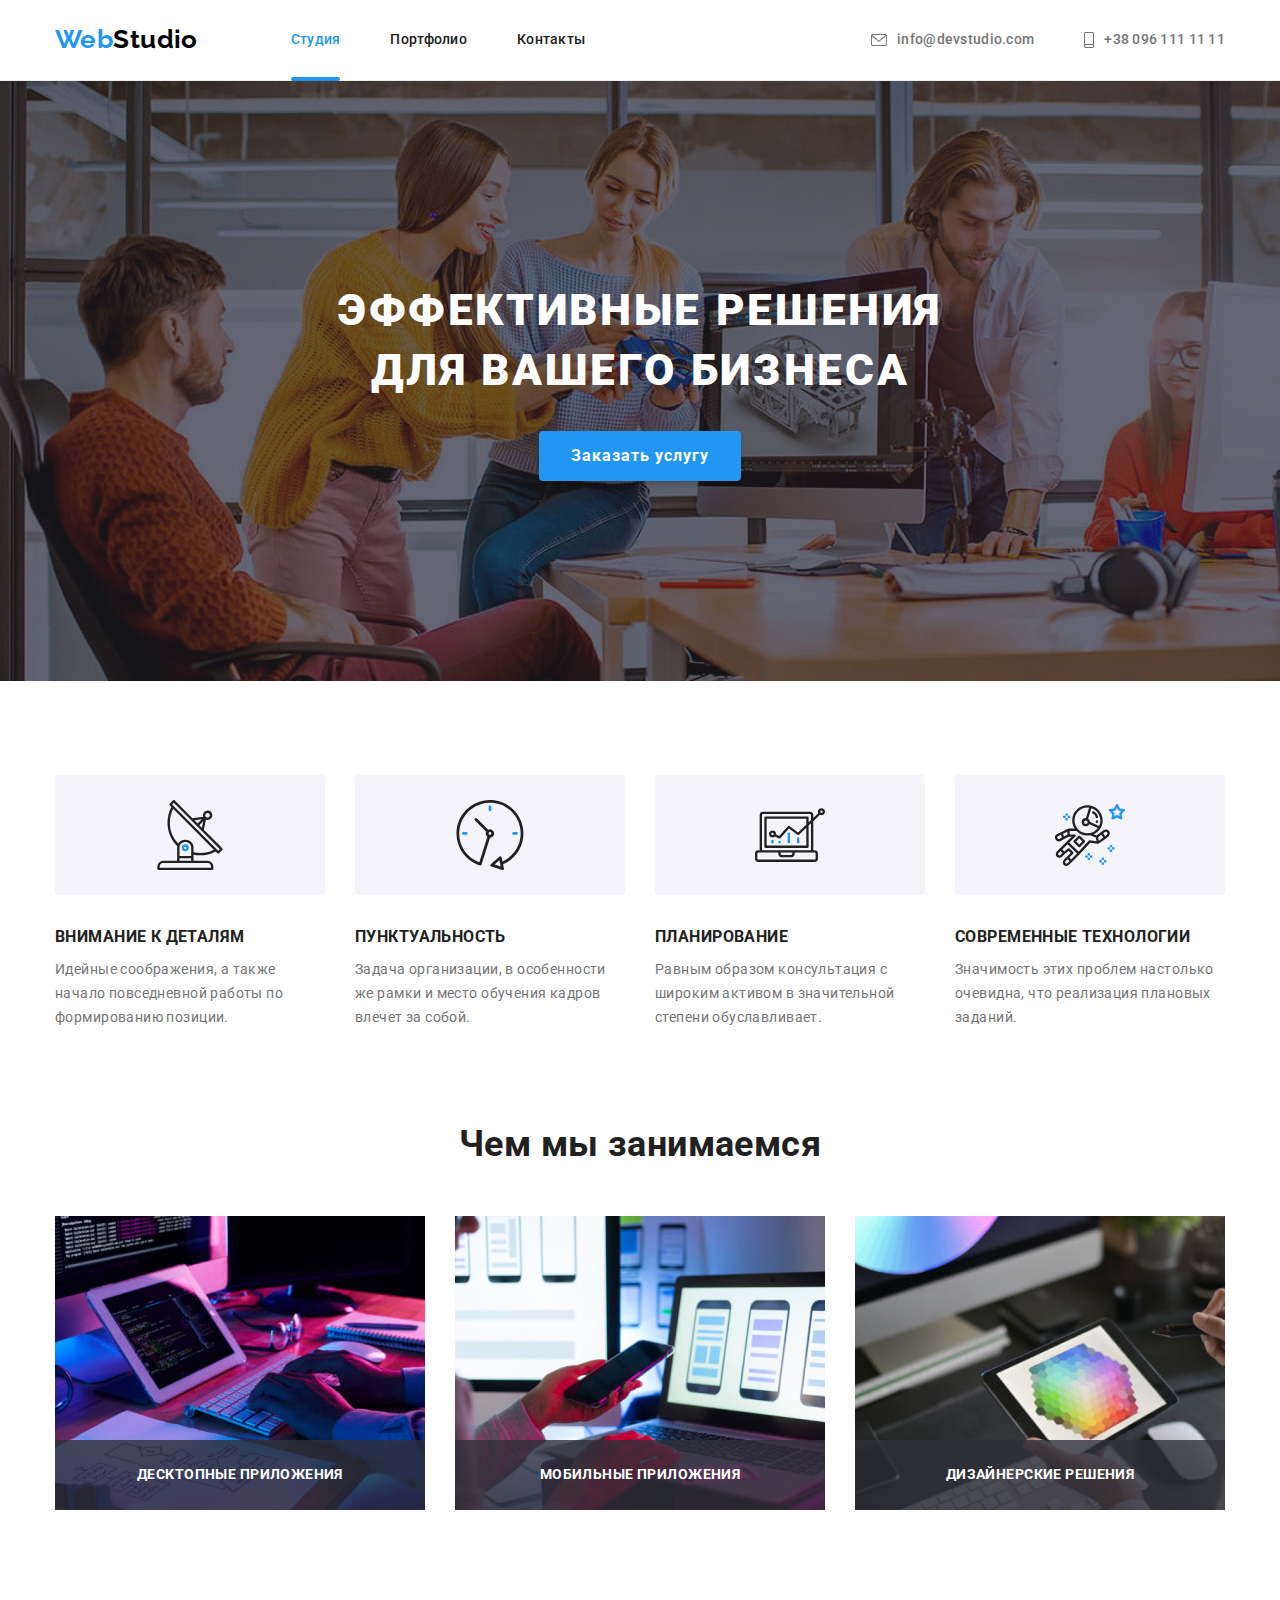
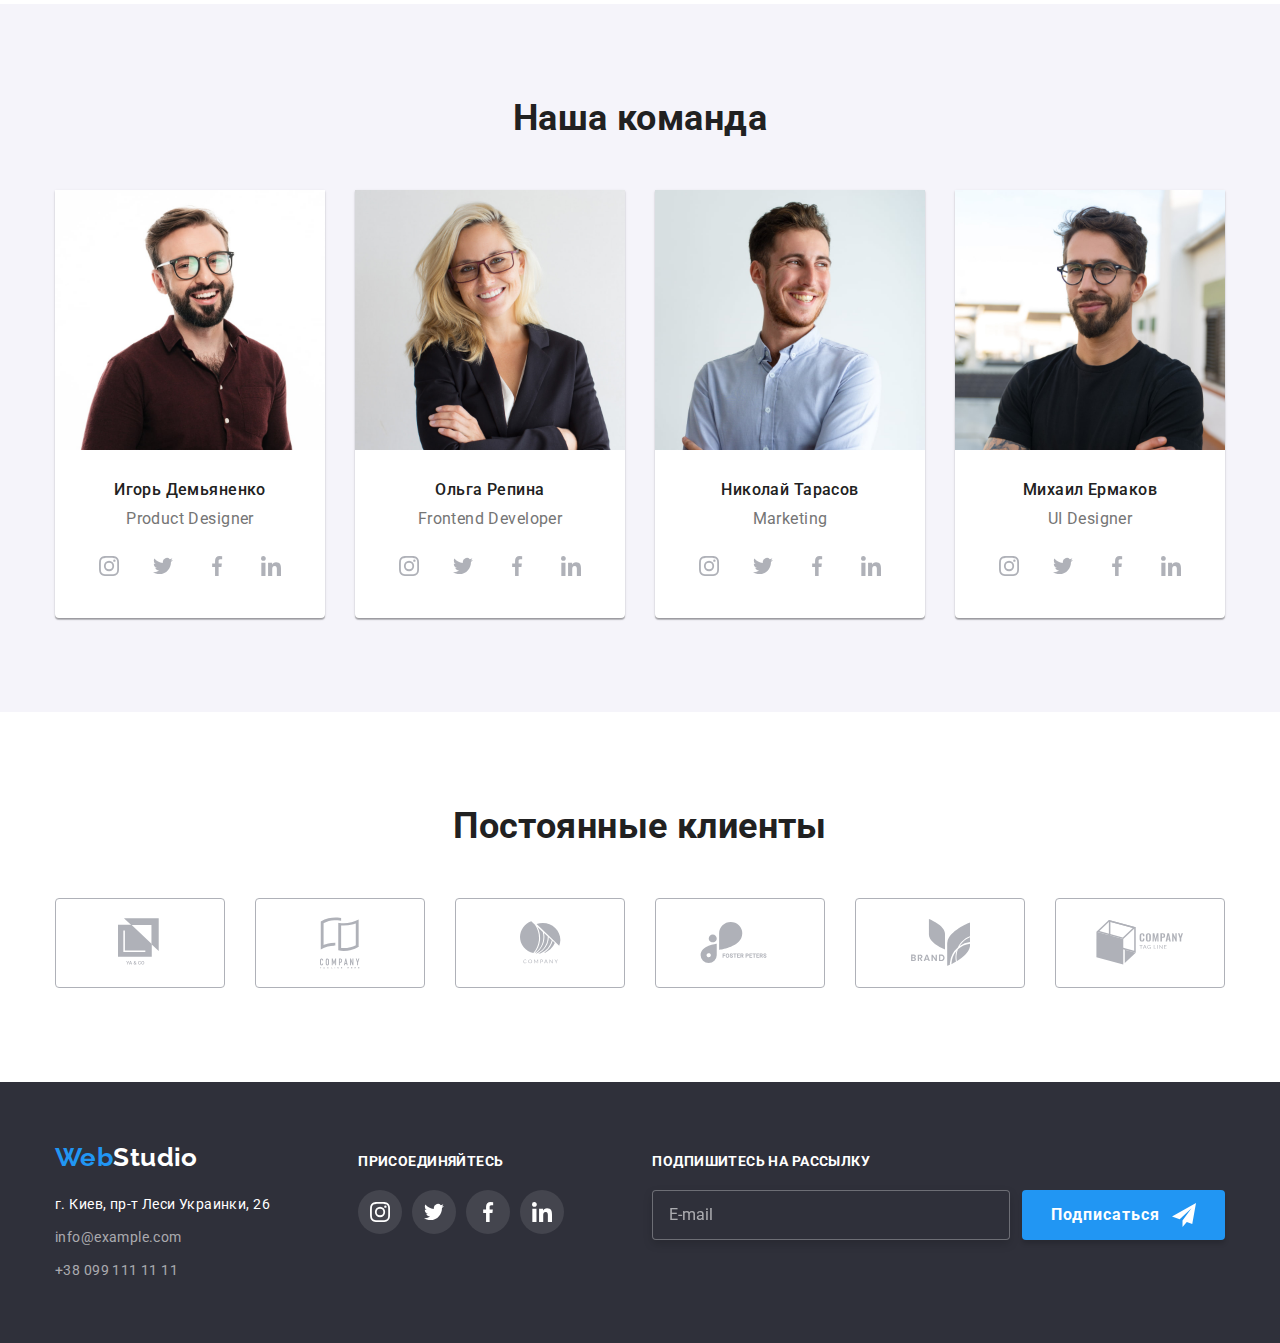
<file: index.html>
<!DOCTYPE html>
<html lang="ru">
  <head>
    <meta charset="UTF-8" />
    <meta name="viewport" content="width=device-width, initial-scale=1.0" />
    <title>Document</title>
    <!-- <link
      rel="stylesheet"
      href="https://cdnjs.cloudflare.com/ajax/libs/modern-normalize/1.0.0/modern-normalize.min.css"
    /> -->
    <link rel="preconnect" href="https://fonts.gstatic.com" />
    <link
      href="https://fonts.googleapis.com/css2?family=Raleway:wght@700&family=Roboto:wght@400;500;700;900&display=swap"
      rel="stylesheet"
    />
    <link rel="stylesheet" href="./css/main.min.css" />
  </head>
  <body>
    <!-- Шапка -->

    <header class="header">
      <div class="container site-nav">
        <nav class="site-nav">
          <a href="#" class="logo">
            Web<span class="logo__item">Studio</span>
          </a>
          <ul class="nav-list">
            <li class="nav-page">
              <a href="./index.html" class="nav-page__link nav-page__link--current">Студия</a>
            </li>
            <li class="nav-page">
              <a href="./portfolio.html" class="nav-page__link">Портфолио</a>
            </li>
            <li class="nav-page">
              <a href="#" class="nav-page__link">Контакты</a>
            </li>
          </ul>
        </nav>
        <ul class="contacts-list">
          <li class="contact-item">
            <a href="mailto:info@devstudio.com" class="contact-item__link">
              <svg class="contact-item__icon" width="16" height="12">
                <use href="./images/symbol-defs.svg#icon-envelope"></use>
              </svg>
              info@devstudio.com</a
            >
          </li>
          <li class="contact-item">
            <a href="tel:380961111111" class="contact-item__link">
              <svg class="contact-item__icon" width="10" height="16">
              <use href="./images/symbol-defs.svg#icon-smartphone"></use>
            </svg>+38 096 111 11 11</a>
          </li>
        </ul>
      </div>
    </header>
    <main>

      <!-- Герой -->
      
        <section class="hero-section">
          <div class="hero-container">
            <h1 class="hero-title">Эффективные решения для вашего бизнеса</h1>
          </div>
          <button class="button" type="button" data-modal-open>Заказать услугу</button>
        </section>

      <!-- Секция с преимуществами -->

      <section class="section">
        <div class="container">
          <h2 class="visually-hidden">Преимущества</h2>
          <ul class="features-list">
            <li class="features-item">
              <div class="features-item__icon">
                <svg width="70" height="70">
                  <use href="./images/symbol-defs.svg#icon-antenna"></use>
                </svg>
              </div>
              <h3 class="features-item__title">Внимание к деталям</h3>
              <p class="features-item__label">
                Идейные соображения, а также начало повседневной работы по
                формированию позиции.
              </p>
            </li>
            <li class="features-item">
              <div class="features-item__icon">
                <svg width="70" height="70">
                  <use href="./images/symbol-defs.svg#icon-clock"></use>
                </svg>
              </div>
              <h3 class="features-item__title">Пунктуальность</h3>
              <p class="features-item__label">
                Задача организации, в особенности же рамки и место обучения
                кадров влечет за собой.
              </p>
            </li>
            <li class="features-item">
              <div class="features-item__icon">
                <svg width="70" height="70">
                  <use href="./images/symbol-defs.svg#icon-diagram"></use>
                </svg>
              </div>
              <h3 class="features-item__title">Планирование</h3>
              <p class="features-item__label">
                Равным образом консультация с широким активом в значительной
                степени обуславливает.
              </p>
            </li>
            <li class="features-item">
              <div class="features-item__icon">
                <svg width="70" height="70">
                  <use href="./images/symbol-defs.svg#icon-astronaut"></use>
                </svg>
              </div>
              <h3 class="features-item__title">Современные технологии</h3>
              <p class="features-item__label">
                Значимость этих проблем настолько очевидна, что реализация
                плановых заданий.
              </p>
            </li>
          </ul>
        </div>
      </section>

      <!-- Секция с родом занятия компании -->
      
      <section class="services">
        <div class="container">
          <h2 class="section__title">Чем мы занимаемся</h2>
          <ul class="services-list">
            <li class="services-item">
              <div class="services-item__container">
              <img
                src="./images/work1.jpg"
                alt="Планшет и клавиатура на рабочем столе"
                width="370"
                
              />
              <div class="services-item__overlay">
                <p class="services-item__label">Десктопные приложения</p>
              </div>
              </div>
            </li>
            <li class="services-item">
              <div class="services-item__container">
              <img
                src="./images/work2.jpg"
                alt="Работа с ноутбуком и смартфоном"
                width="370"
              />
              <div class="services-item__overlay">
                <p class="services-item__label">Мобильные приложения</p>
              </div>
              </div>
            </li>
            <li class="services-item">
              <div class="services-item__container">
              <img
                src="./images/work3.jpg"
                alt="Палитра цветов на экране планшета"
                width="370"
              />
              <div class="services-item__overlay">
                <p class="services-item__label">Дизайнерские решения</p>
              </div>
              </div>
            </li>
          </ul>
        </div>
      </section>

      <!-- Секция с членами команды -->

      <section class="members">
        <div class="container">
          <h2 class="section__title">Наша команда</h2>
          <ul class="members-list">
            <li class="member-card">
              <img
                src="./images/team1.jpg"
                alt="Фото продукт дизайнера"
                width="270"
              />
              <div class="member-descr">
                <h3 class="member-descr__name">Игорь Демьяненко</h3>
                <p class="member-descr__post">Product Designer</p>
                <ul class="social-list">
                  <li class="social-item">
                    <a href="#" class="social-link">
                      <svg class="social-link__logo">
                       <use href="./images/symbol-defs.svg#icon-instagram">
                      </use>
                      </svg>
                    </a>
                </li>
                <li class="social-item">
                  <a href="#" class="social-link">
                    <svg class="social-link__logo">
                      <use href="./images/symbol-defs.svg#icon-twitter">
                      </use>
                    </svg>
                  </a>
                </li>
                <li class="social-item">
                  <a href="#" class="social-link">
                    <svg class="social-link__logo">
                      <use href="./images/symbol-defs.svg#icon-facebook">
                      </use>
                    </svg>
                  </a>
                </li>
                <li class="social-item">
                  <a href="#" class="social-link">
                    <svg class="social-link__logo">
                      <use href="./images/symbol-defs.svg#icon-linkedin">
                      </use>
                    </svg>
                  </a>
                </li>
              </ul>
              </div>
            </li>
            <li class="member-card">
              <img
                src="./images/team2.jpg"
                alt="Фото Frontend девелопера"
                width="270"
              />
              <div class="member-descr">
                <h3 class="member-descr__name">Ольга Репина</h3>
                <p class="member-descr__post">Frontend Developer</p>
                <ul class="social-list">
                  <li class="social-item">
                    <a href="#" class="social-link">
                      <svg class="social-link__logo">
                        <use href="./images/symbol-defs.svg#icon-instagram">                       
                        </use>
                      </svg>
                    </a>
                  </li>
                  <li class="social-item">
                    <a href="#" class="social-link">
                      <svg class="social-link__logo">
                        <use href="./images/symbol-defs.svg#icon-twitter">
                        </use>
                      </svg>
                    </a>
                  </li>
                  <li class="social-item">
                    <a href="#" class="social-link">
                      <svg class="social-link__logo">
                        <use href="./images/symbol-defs.svg#icon-facebook">
                        </use>
                      </svg>
                    </a>
                  </li>
                  <li class="social-item">
                    <a href="#" class="social-link">
                      <svg class="social-link__logo">
                        <use href="./images/symbol-defs.svg#icon-linkedin">
                        </use>
                      </svg>
                    </a>
                  </li>
                </ul>
              </div>
            </li>
            <li class="member-card">
              <img
                src="./images/team3.jpg"
                alt="Фото маркетолога"
                width="270"
              />
              <div class="member-descr">
                <h3 class="member-descr__name">Николай Тарасов</h3>
                <p class="member-descr__post">Marketing</p>
                <ul class="social-list">
                  <li class="social-item">
                    <a href="#" class="social-link">
                      <svg class="social-link__logo">
                        <use href="./images/symbol-defs.svg#icon-instagram">
                        </use>
                      </svg>
                    </a>
                  </li>
                  <li class="social-item">
                    <a href="#" class="social-link">
                      <svg class="social-link__logo">
                        <use href="./images/symbol-defs.svg#icon-twitter">
                        </use>
                      </svg>
                    </a>
                  </li>
                  <li class="social-item">
                    <a href="#" class="social-link">
                      <svg class="social-link__logo">
                        <use href="./images/symbol-defs.svg#icon-facebook">
                        </use>
                      </svg>
                    </a>
                  </li>
                  <li class="social-item">
                    <a href="#" class="social-link">
                      <svg class="social-link__logo">
                        <use href="./images/symbol-defs.svg#icon-linkedin">
                        </use>
                      </svg>
                    </a>
                  </li>
                </ul>
              </div>
            </li>
            <li class="member-card">
              <img
                src="./images/team4.jpg"
                alt="Фото UI дизайнера "
                width="270"
              />
              <div class="member-descr">
                <h3 class="member-descr__name">Михаил Ермаков</h3>
                <p class="member-descr__post">UI Designer</p>
                <ul class="social-list">
                  <li class="social-item">
                    <a href="#" class="social-link">
                      <svg class="social-link__logo">
                        <use href="./images/symbol-defs.svg#icon-instagram">
                        </use>
                      </svg>
                    </a>
                  </li>
                  <li class="social-item">
                    <a href="#" class="social-link">
                      <svg class="social-link__logo">
                        <use href="./images/symbol-defs.svg#icon-twitter">
                        </use>
                      </svg>
                    </a>
                  </li>
                  <li class="social-item">
                    <a href="#" class="social-link">
                      <svg class="social-link__logo">
                        <use href="./images/symbol-defs.svg#icon-facebook">
                        </use>
                      </svg>
                    </a>
                  </li>
                  <li class="social-item">
                    <a href="#" class="social-link">
                      <svg class="social-link__logo">
                        <use href="./images/symbol-defs.svg#icon-linkedin">
                        </use>
                      </svg>
                    </a>
                  </li>
                </ul>
              </div>
            </li>
          </ul>
        </div>
      </section>

      <!-- Секция с постоянными клиентами -->

      <section class="section">
        <div class="container">
        <h2 class="section__title">Постоянные клиенты</h2>
            <ul class="clients-list">
              <li class="client-item">
                <a href="#" class="client-item__link">
                  <svg width="45" height="50">
                    <use href="./images/symbol-defs.svg#icon-logo-1"></use>
                  </svg>
                </a>
              </li>
              <li class="client-item">
                <a href="#" class="client-item__link">
                  <svg width="40" height="52">
                    <use href="./images/symbol-defs.svg#icon-logo-2"></use>
                  </svg>
                </a>
              </li>
              <li class="client-item">
                <a href="#" class="client-item__link">
                  <svg width="41" height="43">
                    <use href="./images/symbol-defs.svg#icon-logo-3"></use>
                  </svg>
                </a>
              </li>
              <li class="client-item">
                <a href="#" class="client-item__link">
                  <svg width="80" height="42">
                    <use href="./images/symbol-defs.svg#icon-logo-4"></use>
                  </svg>
                </a>
              </li>
              <li class="client-item">
                <a href="#" class="client-item__link">
                  <svg width="59" height="47">
                    <use href="./images/symbol-defs.svg#icon-logo-5"></use>
                  </svg>
                </a>
              </li>
              <li class="client-item">
                <a href="#" class="client-item__link">
                  <svg  width="88" height="45">
                    <use href="./images/symbol-defs.svg#icon-logo-6"></use>
                  </svg>
                </a>
              </li>
            </ul>
            </div>
      </section>
    </main>

    <!-- Футер -->

    <footer class="footer">
      <div class="container">
        <div class="footer__blocks">
        <div class="contacts-block">
          <a href="#" class="logo">Web<span class="logo__item--inverse">Studio</span></a>
            <address class="address">г. Киев, пр-т Леси Украинки, 26</address>
          <ul class="footer-contacts">
          <li class="footer-contact">
            <a href="mailto:info@example.com" class="footer-contact__link"
              >info@example.com</a
            >
          </li>
          <li class="footer-contact">
            <a href="tel:380991111111" class="footer-contact__link"
              >+38 099 111 11 11</a
            >
          </li>
          </ul>
        </div>

      <div class="join-block">
        <p class="footer-title">присоединяйтесь</p>
        <ul class="social-list">
          <li class="social-item">
            <a href="#" class="social-link social-link__footer">
            <svg class="social-link__logo">
              <use href="./images/symbol-defs.svg#icon-instagram"></use>
            </svg>
            </a>
          </li>
          <li class="social-item">
            <a href="#" class="social-link social-link__footer">
            <svg class="social-link__logo">
              <use href="./images/symbol-defs.svg#icon-twitter"></use>
            </svg>
            </a>
          </li>
          <li class="social-item">
            <a href="#" class="social-link social-link__footer">
            <svg class="social-link__logo">
              <use href="./images/symbol-defs.svg#icon-facebook"></use>
            </svg>
            </a>
          </li>
          <li class="social-item">
            <a href="#" class="social-link social-link__footer">
            <svg class="social-link__logo">
              <use href="./images/symbol-defs.svg#icon-linkedin"></use>
            </svg>
            </a>
          </li>
        </ul>
      </div>

      <!-- форма футера -->

      <div class="subscribe-block">
        <p class="footer-title">Подпишитесь на рассылку</p>
        <form autocomplete="off" class="footer-form">
            <input type="text" name="email" class="footer-form__input" placeholder="E-mail">
            <button type="button" class="button footer-form__btn">
              
                <span>Подписаться</span>
                <svg width="24" height="24" class="footer-form__icon">
                  <use href="./images/symbol-defs.svg#icon-send"></use>
                </svg>
              
            </button>          
        </form>

      </div>
      </div>
      </div>
    </footer>

    <!-- Модалка -->

    <div class="backdrop is-hidden" data-modal>
      <div class="modal-area">
        <button class="modal-area__button" type="button" data-modal-close>
          <svg width="11" height="11">
            <use href="./images/symbol-defs.svg#icon-close">
            </use>
          </svg>
        </button>

        <!-- форма модалки -->
        <h2 class="form-title">
          Оставьте свои данные, мы вам перезвоним
        </h2>
        
          <form autocomplete="off" class="form">
          
            <div class="form-field">

              <label for="name">
                <span class="form-field__label">Имя</span>
              </label>

              <div class="form-field__input-container">
              <input type="text" name="name" id="name" class="form-field__input">

                <svg class="form-field__icon" width="12" height="12">
                  <use href="./images/symbol-defs.svg#icon-name"></use>
                </svg>

            </div>
            </div>

          
            <div class="form-field">
              <label for="tel">
                <span class="form-field__label">Телефон</span>
                </label>

                <div class="form-field__input-container">
                  <input type="tel" name="tel" id="tel" class="form-field__input">
                
                  <svg class="form-field__icon" width="13" height="13">
                    <use href="./images/symbol-defs.svg#icon-tel"></use>
                  </svg>
                
                </div>
             

              
            </div>
          
            <div class="form-field">
              <label for="email">
                <span class="form-field__label">Почта</span>
              </label>

              <div class="form-field__input-container">
              <input type="email" name="email" id="email" class="form-field__input">
            
              <svg class="form-field__icon" width="15" height="12">
                <use href="./images/symbol-defs.svg#icon-mail"></use>
              </svg>

              </div>
            </div>
          
            <div class="form-field">
              <label for="comment">
                <span class="form-field__label">Комментарий</span>
              </label>
              <textarea class="form-field__comment" name="comment" id="comment" placeholder="Введите текст"></textarea>
            </div>
          
            <div class="checkbox-field">
              
              <input type="checkbox" name="agreement" id="agreement" class="checkbox-field__old-checkbox">
              <label for="agreement" class="checkbox-field__label">Соглашаюсь с рассылкой и принимаю <a href="#" class="checkbox-field__label--link">Условия договора</a></label>
            </div>
          
          
            <button type="submit" class="button form__button">Отправить</button>
          
          
          </form>
        </div>
       
      </div>
    
    <script src="./js/modal.js"></script>
  </body>
</html>
</file>
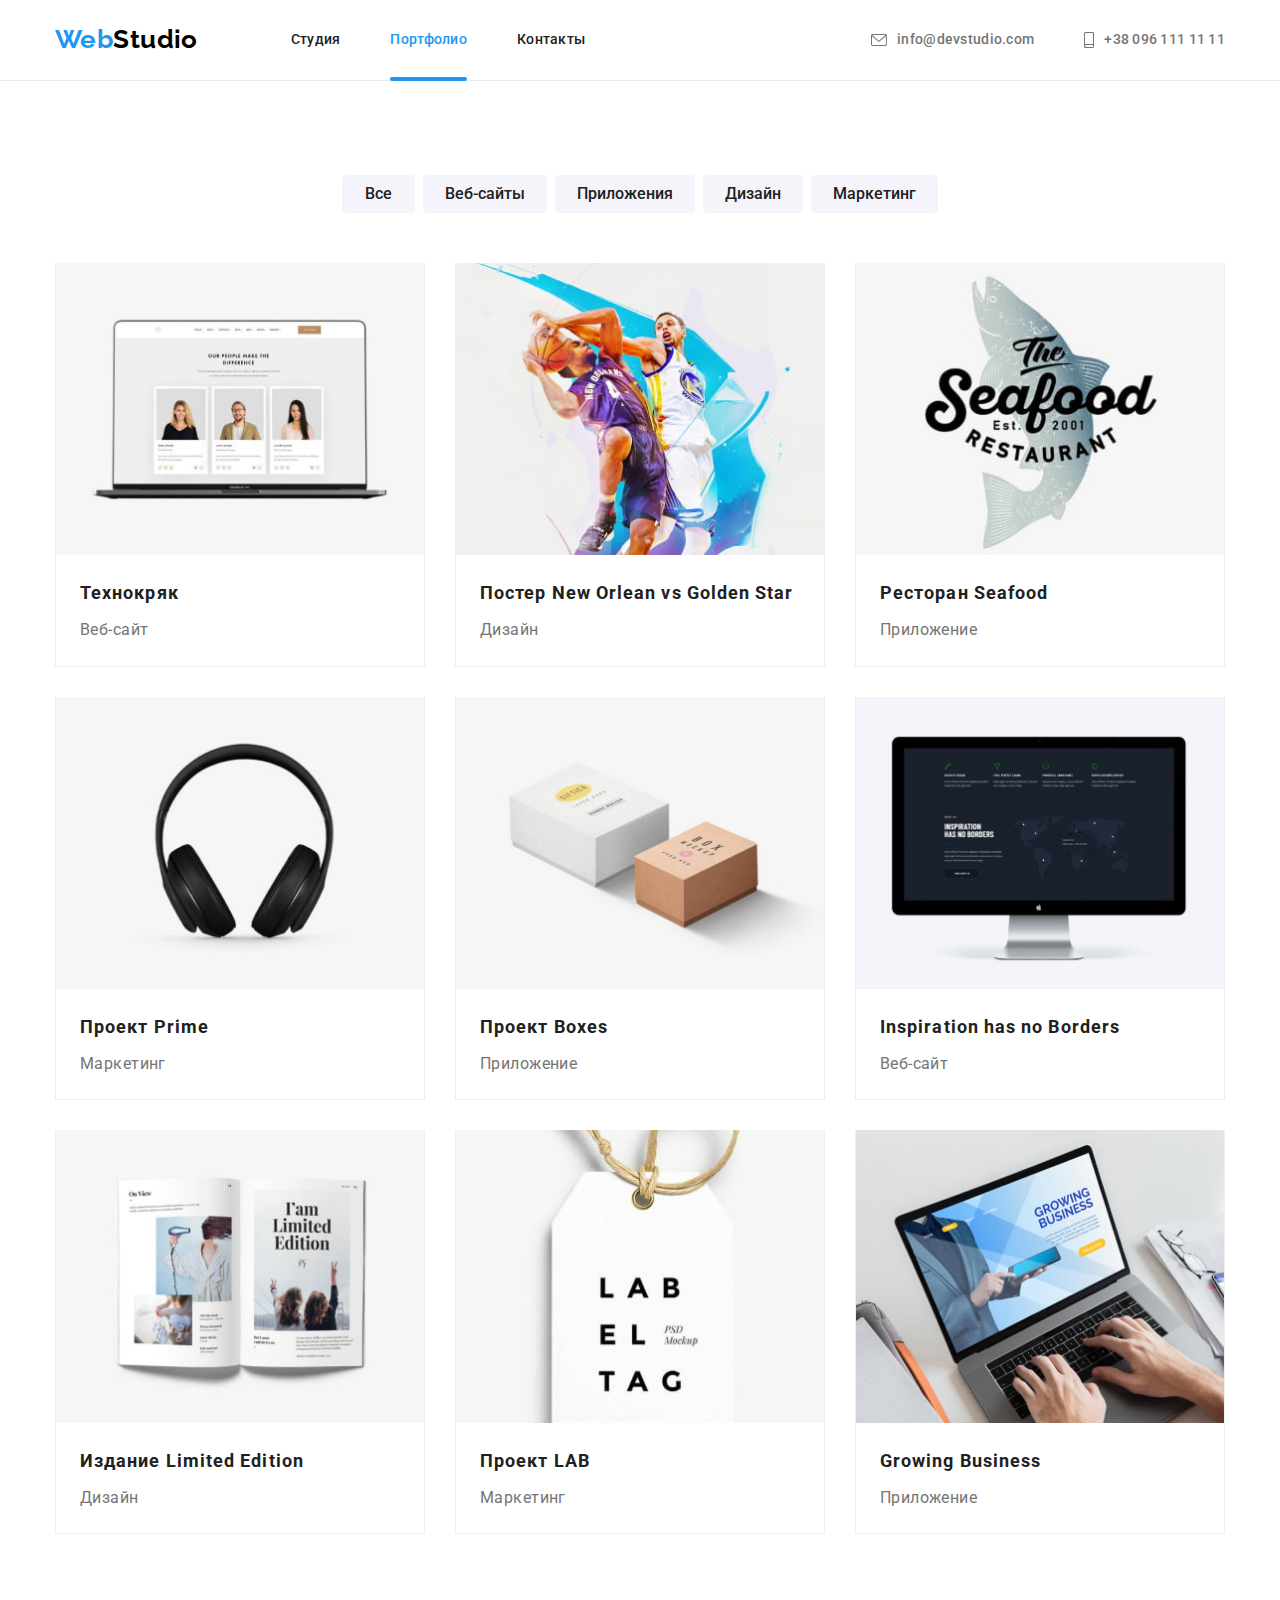
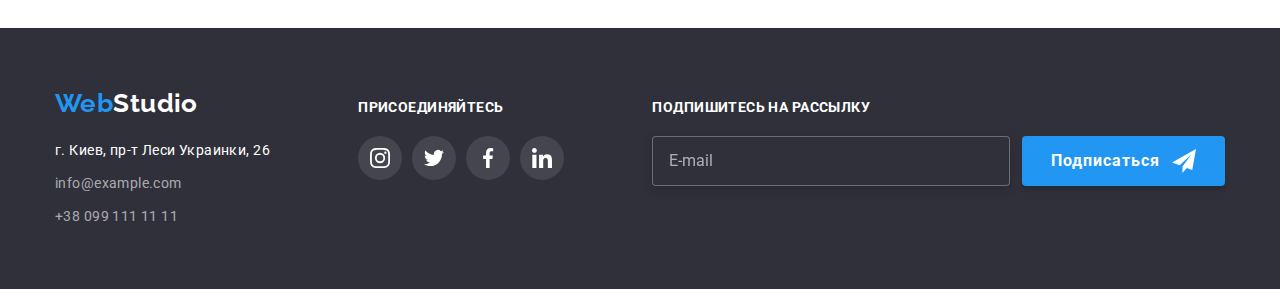
<file: portfolio.html>
<!DOCTYPE html>
<html lang="ru">
  <head>
    <meta charset="UTF-8" />
    <meta name="viewport" content="width=device-width, initial-scale=1.0" />
    <title>Document</title>
    <link
      rel="stylesheet"
      href="https://cdnjs.cloudflare.com/ajax/libs/modern-normalize/1.0.0/modern-normalize.min.css"
    />
    <link rel="preconnect" href="https://fonts.gstatic.com" />
    <link
      href="https://fonts.googleapis.com/css2?family=Raleway:wght@700&family=Roboto:wght@400;500;700;900&display=swap"
      rel="stylesheet"
    />
    <link rel="stylesheet" href="./css/main.min.css" />
  </head>

  <body>
    <!-- Шапка -->
    <header class="header">
      <div class="container site-nav">
        <nav class="site-nav">
          <a href="#" class="logo">
            Web<span class="logo__item">Studio</span>
          </a>
          <ul class="nav-list">
            <li class="nav-page">
              <a href="./index.html" class="nav-page__link">Студия</a>
            </li>
            <li class="nav-page">
              <a href="./portfolio.html" class="nav-page__link nav-page__link--current">Портфолио</a>
            </li>
            <li class="nav-page">
              <a href="#" class="nav-page__link">Контакты</a>
            </li>
          </ul>
        </nav>
        <ul class="contacts-list">
          <li class="contact-item">
            <a href="mailto:info@devstudio.com" class="contact-item__link">
              <svg class="contact-item__icon" width="16" height="12">
                <use href="./images/symbol-defs.svg#icon-envelope"></use>
              </svg>
              info@devstudio.com</a>
          </li>
          <li class="contact-item">
            <a href="tel:380961111111" class="contact-item__link">
              <svg class="contact-item__icon" width="10" height="16">
                <use href="./images/symbol-defs.svg#icon-smartphone"></use>
              </svg>+38 096 111 11 11</a>
          </li>
        </ul>
      </div>
    </header>

    <main>
      <section class="section">
        <div class="container">
          <h1 class="visually-hidden">Наши работы</h1>
          <ul class="filter-list">
            <li class="filter-item">
              <button type="button" class="filter-item__button">Все</button>
            </li>
            <li class="filter-item">
              <button type="button" class="filter-item__button">Веб-сайты</button>
            </li>
            <li class="filter-item">
              <button type="button" class="filter-item__button">Приложения</button>
            </li>
            <li class="filter-item">
              <button type="button" class="filter-item__button">Дизайн</button>
            </li>
            <li class="filter-item">
              <button type="button" class="filter-item__button">Маркетинг</button>
            </li>
          </ul>

          <ul class="card-set">
            <li class="portfolio-card">
              <a href="#" class="portfolio-card__link">
                <div class="card-photo">
                <img src="./images/li1.jpg" alt="Ноутбук" width="370" />
                <div class="card-photo__overlay">
                  <p class="card-photo__text">Технокряк это современная площадка распространения коронавируса. Компании используют эту платформу для цифрового
                  шпионажа и атак на защищённые сервера конкурентов.</p>
                </div>
              </div>
                <div class="card-descr">
                  <h2 class="card-descr__title">Технокряк</h2>
                  <p class="card-descr__text">Веб-сайт</p>
                </div>
              </a>
            </li>
            <li class="portfolio-card">
              <a href="#" class="portfolio-card__link">
                <div class="card-photo">
                <img
                  src="./images/li2.jpg"
                  alt="Два баскетболиста"
                  width="370"
                />
                <div class="card-photo__overlay">
                  <p class="card-photo__text">Технокряк это современная площадка распространения коронавируса. Компании используют эту
                    платформу для цифрового
                    шпионажа и атак на защищённые сервера конкурентов.</p>
                </div>
                </div>
                <div class="card-descr">
                  <h2 class="card-descr__title">Постер New Orlean vs Golden Star</h2>
                  <p class="card-descr__text">Дизайн</p>
                </div>
              </a>
            </li>
            <li class="portfolio-card">
              <a href="#" class="portfolio-card__link">
                <div class="card-photo">
                <img
                  src="./images/li3.jpg"
                  alt="Логотип ресторана"
                  width="370"
                />
                <div class="card-photo__overlay">
                  <p class="card-photo__text">Технокряк это современная площадка распространения коронавируса. Компании используют эту
                    платформу для цифрового
                    шпионажа и атак на защищённые сервера конкурентов.</p>
                </div>
                </div>
                <div class="card-descr">
                  <h2 class="card-descr__title">Ресторан Seafood</h2>
                  <p class="card-descr__text">Приложение</p>
                </div>
              </a>
            </li>
            <li class="portfolio-card">
              <a href="#" class="portfolio-card__link">
                <div class="card-photo">
                <img
                  src="./images/li4.jpg"
                  alt="Накладные наушники"
                  width="370"
                />
                <div class="card-photo__overlay">
                  <p class="card-photo__text">Технокряк это современная площадка распространения коронавируса. Компании используют эту
                    платформу для цифрового
                    шпионажа и атак на защищённые сервера конкурентов.</p>
                </div>
                </div>
                <div class="card-descr">
                  <h2 class="card-descr__title">Проект Prime</h2>
                  <p class="card-descr__text">Маркетинг</p>
                </div>
              </a>
            </li>
            <li class="portfolio-card">
              <a href="#" class="portfolio-card__link">
                <div class="card-photo">
                <img
                  src="./images/li5.jpg"
                  alt="Коробки с логотипами"
                  width="370"
                />
                <div class="card-photo__overlay">
                  <p class="card-photo__text">Технокряк это современная площадка распространения коронавируса. Компании используют эту
                    платформу для цифрового
                    шпионажа и атак на защищённые сервера конкурентов.</p>
                </div>
                </div>
                <div class="card-descr">
                  <h2 class="card-descr__title">Проект Boxes</h2>
                  <p class="card-descr__text">Приложение</p>
                </div>
              </a>
            </li>
            <li class="portfolio-card">
              <a href="#" class="portfolio-card__link">
                <div class="card-photo">
                <img src="./images/li6.jpg" alt="iMac" width="370" />
                <div class="card-photo__overlay">
                  <p class="card-photo__text">Технокряк это современная площадка распространения коронавируса. Компании используют эту
                    платформу для цифрового
                    шпионажа и атак на защищённые сервера конкурентов.</p>
                </div>
                </div>
                <div class="card-descr">
                  <h2 class="card-descr__title">Inspiration has no Borders</h2>
                  <p class="card-descr__text">Веб-сайт</p>
                </div>
              </a>
            </li>
            <li class="portfolio-card">
              <a href="#" class="portfolio-card__link">
                <div class="card-photo">
                <img
                  src="./images/li7.jpg"
                  alt="Раскрытый журнал"
                  width="370"
                />
                <div class="card-photo__overlay">
                  <p class="card-photo__text">Технокряк это современная площадка распространения коронавируса. Компании используют эту
                    платформу для цифрового
                    шпионажа и атак на защищённые сервера конкурентов.</p>
                </div>
                </div>
                <div class="card-descr">
                  <h2 class="card-descr__title">Издание Limited Edition</h2>
                  <p class="card-descr__text">Дизайн</p>
                </div>
              </a>
            </li>
            <li class="portfolio-card">
              <a href="#" class="portfolio-card__link">
                <div class="card-photo">
                <img
                  src="./images/li8.jpg"
                  alt="Бирка с логотипом"
                  width="370"
                />
                <div class="card-photo__overlay">
                  <p class="card-photo__text">Технокряк это современная площадка распространения коронавируса. Компании используют эту
                    платформу для цифрового
                    шпионажа и атак на защищённые сервера конкурентов.</p>
                </div>
              </div>
                <div class="card-descr">
                  <h2 class="card-descr__title">Проект LAB</h2>
                  <p class="card-descr__text">Маркетинг</p>
                </div>
              </a>
            </li>
            <li class="portfolio-card">
              <a href="#" class="portfolio-card__link">
                <div class="card-photo">
                <img
                  src="./images/li9.jpg"
                  alt="Ноутбук, на котором печатают"
                  width="370"
                />
                <div class="card-photo__overlay">
                  <p class="card-photo__text">Технокряк это современная площадка распространения коронавируса. Компании используют эту
                    платформу для цифрового
                    шпионажа и атак на защищённые сервера конкурентов.</p>
                </div>
                </div>
                <div class="card-descr">
                  <h2 class="card-descr__title">Growing Business</h2>
                  <p class="card-descr__text">Приложение</p>
                </div>
              </a>
            </li>
          </ul>
        </div>
      </section>
    </main>
    <!-- Футер -->
    <footer class="footer">
      <div class="container">
        <div class="footer__blocks">
          <div class="contacts-block">
            <a href="#" class="logo">Web<span class="logo__item--inverse">Studio</span></a>
            <address class="address">г. Киев, пр-т Леси Украинки, 26</address>
            <ul class="footer-contacts">
              <li class="footer-contact">
                <a href="mailto:info@example.com" class="footer-contact__link">info@example.com</a>
              </li>
              <li class="footer-contact">
                <a href="tel:380991111111" class="footer-contact__link">+38 099 111 11 11</a>
              </li>
            </ul>
          </div>
    
          <div class="join-block">
            <p class="footer-title">присоединяйтесь</p>
            <ul class="social-list">
              <li class="social-item">
                <a href="#" class="social-link social-link__footer">
                  <svg class="social-link__logo">
                    <use href="./images/symbol-defs.svg#icon-instagram"></use>
                  </svg>
                </a>
              </li>
              <li class="social-item">
                <a href="#" class="social-link social-link__footer">
                  <svg class="social-link__logo">
                    <use href="./images/symbol-defs.svg#icon-twitter"></use>
                  </svg>
                </a>
              </li>
              <li class="social-item">
                <a href="#" class="social-link social-link__footer">
                  <svg class="social-link__logo">
                    <use href="./images/symbol-defs.svg#icon-facebook"></use>
                  </svg>
                </a>
              </li>
              <li class="social-item">
                <a href="#" class="social-link social-link__footer">
                  <svg class="social-link__logo">
                    <use href="./images/symbol-defs.svg#icon-linkedin"></use>
                  </svg>
                </a>
              </li>
            </ul>
          </div>
    
          <!-- форма футера -->
    
          <div class="subscribe-block">
            <p class="footer-title">Подпишитесь на рассылку</p>
            <form autocomplete="off" class="footer-form">
              <input type="text" name="email" class="footer-form__input" placeholder="E-mail">
              <button type="button" class="button footer-form__btn">
    
                <span>Подписаться</span>
                <svg width="24" height="24" class="footer-form__icon">
                  <use href="./images/symbol-defs.svg#icon-send"></use>
                </svg>
    
              </button>
            </form>
    
          </div>
        </div>
      </div>
    </footer>

  </body>
</html>
</file>
<file: css/main.min.css>
/*! modern-normalize v1.0.0 | MIT License | https://github.com/sindresorhus/modern-normalize */*,*::before,*::after{-webkit-box-sizing:border-box;box-sizing:border-box}:root{-moz-tab-size:4;-o-tab-size:4;tab-size:4}html{line-height:1.15;-webkit-text-size-adjust:100%}body{margin:0}body{font-family:system-ui,-apple-system,"Segoe UI",Roboto,Helvetica,Arial,sans-serif,"Apple Color Emoji","Segoe UI Emoji"}hr{height:0;color:inherit}abbr[title]{-webkit-text-decoration:underline dotted;text-decoration:underline dotted}b,strong{font-weight:bolder}code,kbd,samp,pre{font-family:ui-monospace, SFMono-Regular, Consolas, 'Liberation Mono', Menlo, monospace;font-size:1em}small{font-size:80%}sub,sup{font-size:75%;line-height:0;position:relative;vertical-align:baseline}sub{bottom:-0.25em}sup{top:-0.5em}table{text-indent:0;border-color:inherit}button,input,optgroup,select,textarea{font-family:inherit;font-size:100%;line-height:1.15;margin:0}button,select{text-transform:none}button,[type='button'],[type='reset'],[type='submit']{-webkit-appearance:button}::-moz-focus-inner{border-style:none;padding:0}:-moz-focusring{outline:1px dotted ButtonText}:-moz-ui-invalid{box-shadow:none}legend{padding:0}progress{vertical-align:baseline}::-webkit-inner-spin-button,::-webkit-outer-spin-button{height:auto}[type='search']{-webkit-appearance:textfield;outline-offset:-2px}::-webkit-search-decoration{-webkit-appearance:none}::-webkit-file-upload-button{-webkit-appearance:button;font:inherit}summary{display:list-item}body{font-family:Roboto, sans-serif;letter-spacing:0.03em;font-size:14px}ul{list-style:none;margin-top:0;margin-bottom:0;padding-left:0}h1,h2,h3,p{margin-top:0;margin-bottom:0}img{display:block;max-width:100%;height:auto}.section{padding-top:94px;padding-bottom:94px}.section__title{margin-bottom:50px;color:#212121;font-weight:700;font-size:36px;line-height:1.16;text-align:center}.container{margin-left:auto;margin-right:auto;width:1200px;padding-left:15px;padding-right:15px}.visually-hidden{position:absolute;clip:rect(0 0 0 0);width:1px;height:1px;margin:-1px}.button{border-radius:4px;padding:10px 32px;min-width:200px;border-style:none;cursor:pointer;-webkit-box-shadow:0px 4px 4px rgba(0,0,0,0.15);box-shadow:0px 4px 4px rgba(0,0,0,0.15);border-radius:4px;color:#fff;background-color:#2196f3;font-weight:700;font-size:16px;line-height:1.87;letter-spacing:0.06em}.form__button{display:block;padding:10px 55px;margin-right:auto;margin-left:auto}.footer-form__btn{display:-webkit-inline-box;display:-ms-inline-flexbox;display:inline-flex;-webkit-box-align:center;-ms-flex-align:center;align-items:center;min-width:200px;height:50px;padding:10px 29px;margin-left:12px;text-align:center}.clients-list{display:-webkit-box;display:-ms-flexbox;display:flex;-webkit-box-align:center;-ms-flex-align:center;align-items:center;-webkit-box-pack:center;-ms-flex-pack:center;justify-content:center}.client-item:not(:last-child){margin-right:30px}.client-item__link{display:-webkit-box;display:-ms-flexbox;display:flex;-webkit-box-align:center;-ms-flex-align:center;align-items:center;-webkit-box-pack:center;-ms-flex-pack:center;justify-content:center;width:170px;height:90px;border:1px solid #afb1b8;border-radius:4px;list-style:none;color:#afb1b8;fill:currentColor;-webkit-transition-property:border, color;transition-property:border, color;-webkit-transition-duration:250ms;transition-duration:250ms;-webkit-transition-timing-function:cubic-bezier(0.4, 0, 0.2, 1);transition-timing-function:cubic-bezier(0.4, 0, 0.2, 1)}.client-item__link:hover,.client-item__link:focus{border:1px solid #2196f3;color:#2196f3;fill:currentColor;outline:none}.features-list{display:-webkit-box;display:-ms-flexbox;display:flex}.features-item{width:270px}.features-item:not(:last-child){margin-right:30px}.features-item__icon{display:-webkit-box;display:-ms-flexbox;display:flex;-webkit-box-pack:center;-ms-flex-pack:center;justify-content:center;-webkit-box-align:center;-ms-flex-align:center;align-items:center;width:270px;height:120px;background-color:#f5f4fa;margin-bottom:30px;border-radius:4px}.features-item__title{margin-bottom:10px;color:#212121;font-weight:700;line-height:1.43;text-transform:uppercase}.features-item__label{color:#757575;font-weight:400;line-height:1.71}.footer{background-color:#2f303a;padding-top:60px;padding-bottom:60px}.footer__blocks{display:-webkit-box;display:-ms-flexbox;display:flex;-webkit-box-align:baseline;-ms-flex-align:baseline;align-items:baseline;-webkit-box-pack:justify;-ms-flex-pack:justify;justify-content:space-between}.address{margin-bottom:9px;color:#fff;font-style:normal;font-weight:400;line-height:1.71}.footer-contact:not(:last-child){margin-bottom:9px}.footer-contact__link{color:rgba(255,255,255,0.6);font-weight:400;line-height:1.71;text-decoration:none;-webkit-transition-property:color;transition-property:color;-webkit-transition-duration:250ms;transition-duration:250ms;-webkit-transition-timing-function:cubic-bezier(0.4, 0, 0.2, 1);transition-timing-function:cubic-bezier(0.4, 0, 0.2, 1)}.footer-contact__link:hover,.footer-contact__link:focus{color:#2196f3}.footer-title{margin-bottom:20px;font-weight:700;line-height:1.14;text-transform:uppercase;color:#fff}.footer-form{display:-webkit-box;display:-ms-flexbox;display:flex;-webkit-box-align:center;-ms-flex-align:center;align-items:center;-webkit-box-pack:center;-ms-flex-pack:center;justify-content:center}.footer-form__input{width:358px;height:50px;padding:15px 16px;border:1px solid rgba(255,255,255,0.3);-webkit-box-sizing:border-box;box-sizing:border-box;-webkit-filter:drop-shadow(0px 4px 4px rgba(0,0,0,0.15));filter:drop-shadow(0px 4px 4px rgba(0,0,0,0.15));border-radius:4px;background-color:#2f303a;color:rgba(255,255,255,0.6);cursor:pointer}.footer-form__input::-webkit-input-placeholder{font-weight:400;font-size:16px;line-height:20px;color:rgba(255,255,255,0.6)}.footer-form__input:-ms-input-placeholder{font-weight:400;font-size:16px;line-height:20px;color:rgba(255,255,255,0.6)}.footer-form__input::-ms-input-placeholder{font-weight:400;font-size:16px;line-height:20px;color:rgba(255,255,255,0.6)}.footer-form__input::placeholder{font-weight:400;font-size:16px;line-height:20px;color:rgba(255,255,255,0.6)}.footer-form__input:focus{outline:none}.footer-form__icon{margin-left:12px}.header{display:-webkit-box;display:-ms-flexbox;display:flex;background-color:#fff;border-bottom:1px solid #ececec}.site-nav{max-height:80px;display:-webkit-box;display:-ms-flexbox;display:flex;-webkit-box-align:center;-ms-flex-align:center;align-items:center}.nav-list{display:-webkit-box;display:-ms-flexbox;display:flex;margin-left:93px}.nav-page:not(:last-child){margin-right:50px}.nav-list,.contacts-list{padding:0;font-weight:500;line-height:1.14;letter-spacing:0.02em}.nav-page__link{position:relative;display:block;padding-top:32px;padding-bottom:32px;color:#212121;text-decoration:none;-webkit-transition-property:color;transition-property:color;-webkit-transition-duration:250ms;transition-duration:250ms;-webkit-transition-timing-function:cubic-bezier(0.4, 0, 0.2, 1);transition-timing-function:cubic-bezier(0.4, 0, 0.2, 1)}.nav-page__link::after{content:'';position:absolute;left:0;bottom:-1px;border-radius:2px;width:100%;height:4px;background-color:#2196f3;opacity:0;-webkit-transition-property:opacity;transition-property:opacity;-webkit-transition-duration:250ms;transition-duration:250ms;-webkit-transition-timing-function:cubic-bezier(0.4, 0, 0.2, 1);transition-timing-function:cubic-bezier(0.4, 0, 0.2, 1)}.nav-page__link--current::after,.nav-page__link:hover::after,.nav-page__link:focus::after{opacity:1}.nav-page__link:hover,.nav-page__link:focus{color:#2196f3}.nav-page__link--current{color:#2196f3}.contacts-list{display:-webkit-box;display:-ms-flexbox;display:flex;-webkit-box-align:center;-ms-flex-align:center;align-items:center;margin-left:auto}.contact-item:not(:last-child){margin-right:50px}.contact-item__link{display:-webkit-box;display:-ms-flexbox;display:flex;-webkit-box-align:center;-ms-flex-align:center;align-items:center;padding-top:32px;padding-bottom:32px;color:#757575;text-decoration:none;fill:currentColor;-webkit-transition-property:color;transition-property:color;-webkit-transition-duration:250ms;transition-duration:250ms;-webkit-transition-timing-function:cubic-bezier(0.4, 0, 0.2, 1);transition-timing-function:cubic-bezier(0.4, 0, 0.2, 1)}.contact-item__link:hover,.contact-item__link:focus{color:#2196f3;fill:currentColor}.contact-item__icon{margin-right:10px}.contact-item__icon:hover,.contact-item__icon:focus{color:#2196f3}.hero-section{padding-top:200px;padding-bottom:200px;text-align:center;max-width:1600px;height:600px;margin-left:auto;margin-right:auto;background-image:-webkit-gradient(linear, left top, left bottom, from(rgba(47,48,58,0.4)), to(rgba(47,48,58,0.4))),url("../images/Img.jpg");background-image:linear-gradient(to bottom, rgba(47,48,58,0.4), rgba(47,48,58,0.4)),url("../images/Img.jpg");background-color:#c4c4c4}.hero-container{margin-left:auto;margin-right:auto;width:696px;height:120px;margin-bottom:30px}.hero-title{color:#fff;font-weight:900;font-size:44px;line-height:1.36;text-transform:uppercase;letter-spacing:0.06em}.logo{color:#2196f3;font-family:Raleway, sans-serif;font-weight:700;font-size:26px;line-height:1.2;text-decoration:none}.logo__item{color:#000}.logo__item--inverse{display:inline-block;color:#fff;margin-bottom:20px}.form-title{font-weight:700;font-size:20px;line-height:1.15;text-align:center;letter-spacing:0.03em;color:#212121;margin-bottom:12px}.form-field{position:relative;margin-bottom:10px}.form-field:nth-child(4){margin-bottom:20px}.form-field__label{display:inline-block;margin-bottom:4px;font-weight:400;font-size:12px;line-height:1.17;letter-spacing:0.01em;color:#757575}.form-field__input-container{position:relative;width:100%;height:40px}.form-field__input{position:relative;width:100%;height:40px;padding:12px 42px}.form-field__input,.form-field__comment{border:1px solid rgba(33,33,33,0.2);border-radius:4px;-webkit-transition-property:border-color;transition-property:border-color;-webkit-transition-duration:250ms;transition-duration:250ms;-webkit-transition-timing-function:cubic-bezier(0.4, 0, 0.2, 1);transition-timing-function:cubic-bezier(0.4, 0, 0.2, 1)}.form-field__icon{position:absolute;left:12px;top:50%;-webkit-transform:translateY(-50%);transform:translateY(-50%);fill:#212121;-webkit-transition-property:fill;transition-property:fill;-webkit-transition-duration:250ms;transition-duration:250ms;-webkit-transition-timing-function:cubic-bezier(0.4, 0, 0.2, 1);transition-timing-function:cubic-bezier(0.4, 0, 0.2, 1)}.form-field__comment{width:100%;height:120px;padding:12px 16px;resize:none}.form-field__comment::-webkit-input-placeholder{font-weight:400;font-size:12px;line-height:1.17;letter-spacing:0.01em;color:rgba(117,117,117,0.5)}.form-field__comment:-ms-input-placeholder{font-weight:400;font-size:12px;line-height:1.17;letter-spacing:0.01em;color:rgba(117,117,117,0.5)}.form-field__comment::-ms-input-placeholder{font-weight:400;font-size:12px;line-height:1.17;letter-spacing:0.01em;color:rgba(117,117,117,0.5)}.form-field__comment::placeholder{font-weight:400;font-size:12px;line-height:1.17;letter-spacing:0.01em;color:rgba(117,117,117,0.5)}.form-field__input-container:hover .form-field__input,.form-field__input-container:focus-within .form-field__input,.form-field__comment:hover,.form-field__comment:focus{outline:none;border-color:#2196f3;cursor:pointer}.form-field__input-container:hover .form-field__icon,.form-field__input-container:focus-within .form-field__icon{fill:#2196f3;cursor:pointer}.checkbox-field{display:-webkit-box;display:-ms-flexbox;display:flex;-webkit-box-align:center;-ms-flex-align:center;align-items:center;-webkit-box-pack:center;-ms-flex-pack:center;justify-content:center;margin-bottom:30px}.checkbox-field__old-checkbox{position:absolute;clip:rect(0 0 0 0);width:1px;height:1px;margin:-1px}.checkbox-field__label{padding-left:24px;position:relative;font-weight:400;line-height:1.71;color:#757575}.checkbox-field__label:before{content:'';position:absolute;left:0px;top:50%;-webkit-transform:translateY(-50%);transform:translateY(-50%);width:16px;height:15px;border:2px solid #212121;border-radius:2px;-webkit-transition-property:background-color, border;transition-property:background-color, border;-webkit-transition-duration:250ms;transition-duration:250ms;-webkit-transition-timing-function:cubic-bezier(0.4, 0, 0.2, 1);transition-timing-function:cubic-bezier(0.4, 0, 0.2, 1)}.checkbox-field:hover .checkbox-field__label:before,.checkbox-field:focus-within .checkbox-field__label:before{border-color:#2196f3}.checkbox-field__old-checkbox:checked+.checkbox-field__label:before{border:2px solid #2196f3;background-color:#2196f3}.checkbox-field__old-checkbox:checked+.checkbox-field__label::after{content:'';position:absolute;left:0px;top:50%;-webkit-transform:translateY(-50%);transform:translateY(-50%);width:16px;height:15px;background:url("../images/checked.svg");background-size:contain;background-repeat:no-repeat;background-position:50% 50%;background-origin:border-box}.checkbox-field__label--link{color:#2196f3;text-decoration-skip-ink:none}.backdrop{position:fixed;top:0;left:0;width:100%;height:100%;background-color:rgba(0,0,0,0.2);opacity:1;-webkit-transition-property:opacity;transition-property:opacity;-webkit-transition-duration:250ms;transition-duration:250ms;-webkit-transition-timing-function:cubic-bezier(0.4, 0, 0.2, 1);transition-timing-function:cubic-bezier(0.4, 0, 0.2, 1)}.backdrop.is-hidden{opacity:0;pointer-events:none}.backdrop.ishidden .modal-area{-webkit-transform:translate(-50%, -50%) scale(1, 1);transform:translate(-50%, -50%) scale(1, 1)}.modal-area{position:absolute;top:50%;left:50%;-webkit-transform:translate(-50%, -50%);transform:translate(-50%, -50%);padding:40px;width:528px;background-color:#fff;border-radius:4px;-webkit-box-shadow:0px 1px 3px rgba(0,0,0,0.12),0px 1px 1px rgba(0,0,0,0.14),0px 2px 1px rgba(0,0,0,0.2);box-shadow:0px 1px 3px rgba(0,0,0,0.12),0px 1px 1px rgba(0,0,0,0.14),0px 2px 1px rgba(0,0,0,0.2);-webkit-transform:translate(-50%, -50%) scale(1);transform:translate(-50%, -50%) scale(1);-webkit-transition-property:-webkit-transform;transition-property:-webkit-transform;transition-property:transform;transition-property:transform, -webkit-transform;-webkit-transition-duration:250ms;transition-duration:250ms;-webkit-transition-timing-function:cubic-bezier(0.4, 0, 0.2, 1);transition-timing-function:cubic-bezier(0.4, 0, 0.2, 1)}.modal-area__button{position:absolute;top:8px;right:8px;width:30px;height:30px;display:-webkit-box;display:-ms-flexbox;display:flex;-webkit-box-align:center;-ms-flex-align:center;align-items:center;-webkit-box-pack:center;-ms-flex-pack:center;justify-content:center;border:1px solid rgba(0,0,0,0.1);border-radius:50%;background-color:#fff;cursor:pointer;-webkit-transition-property:fill;transition-property:fill;-webkit-transition-duration:250ms;transition-duration:250ms;-webkit-transition-timing-function:cubic-bezier(0.4, 0, 0.2, 1);transition-timing-function:cubic-bezier(0.4, 0, 0.2, 1)}.modal-area__button:hover,.modal-area__button:focus{fill:#2196f3;outline:none}.filter-list{display:-webkit-box;display:-ms-flexbox;display:flex;-webkit-box-pack:center;-ms-flex-pack:center;justify-content:center;margin-bottom:50px}.filter-item:not(:last-child){margin-right:8px}.filter-item__button{border-radius:4px;padding:6px 22px;min-width:73px;border-style:none;outline:none;cursor:pointer;border-radius:4px;color:#212121;background-color:#f5f4fa;font-family:inherit;font-weight:500;font-size:16px;line-height:1.62;-webkit-transition-property:color, background-color, -webkit-box-shadow;transition-property:color, background-color, -webkit-box-shadow;transition-property:color, background-color, box-shadow;transition-property:color, background-color, box-shadow, -webkit-box-shadow;-webkit-transition-duration:250ms;transition-duration:250ms;-webkit-transition-timing-function:cubic-bezier(0.4, 0, 0.2, 1);transition-timing-function:cubic-bezier(0.4, 0, 0.2, 1)}.filter-item__button:hover,.filter-item__button:focus{color:#fff;background-color:#2196f3;-webkit-box-shadow:0px 3px 1px rgba(0,0,0,0.1),0px 1px 2px rgba(0,0,0,0.08),0px 2px 2px rgba(0,0,0,0.12);box-shadow:0px 3px 1px rgba(0,0,0,0.1),0px 1px 2px rgba(0,0,0,0.08),0px 2px 2px rgba(0,0,0,0.12)}.card-set{display:-webkit-box;display:-ms-flexbox;display:flex;-ms-flex-wrap:wrap;flex-wrap:wrap;background-color:#fff}.portfolio-card{width:calc((100% - 60px) / 3);margin-right:30px;margin-bottom:30px;border-right:1px solid #eee;border-bottom:1px solid #eee;border-left:1px solid #eee}.portfolio-card:nth-child(3n){margin-right:0}.portfolio-card:nth-last-child(-n+3){margin-bottom:0}.portfolio-card__link{display:block;text-decoration:none;position:relative;-webkit-transition-property:-webkit-box-shadow;transition-property:-webkit-box-shadow;transition-property:box-shadow;transition-property:box-shadow, -webkit-box-shadow;-webkit-transition-duration:250ms;transition-duration:250ms;-webkit-transition-timing-function:cubic-bezier(0.4, 0, 0.2, 1);transition-timing-function:cubic-bezier(0.4, 0, 0.2, 1)}.portfolio-card__link:hover,.portfolio-card__link:focus{-webkit-box-shadow:0px 1px 1px rgba(0,0,0,0.12),0px 4px 4px rgba(0,0,0,0.06),1px 4px 6px rgba(0,0,0,0.16);box-shadow:0px 1px 1px rgba(0,0,0,0.12),0px 4px 4px rgba(0,0,0,0.06),1px 4px 6px rgba(0,0,0,0.16)}.card-photo{position:relative;overflow:hidden}.card-photo__overlay{position:absolute;left:0;top:100%;width:100%;height:100%;padding:63px 24px;background-color:rgba(33,150,243,0.9);-webkit-transform:translateY(0);transform:translateY(0);-webkit-transition-property:-webkit-transform;transition-property:-webkit-transform;transition-property:transform;transition-property:transform, -webkit-transform;-webkit-transition-duration:250ms;transition-duration:250ms;-webkit-transition-timing-function:cubic-bezier(0.4, 0, 0.2, 1);transition-timing-function:cubic-bezier(0.4, 0, 0.2, 1)}.portfolio-card__link:hover .card-photo__overlay,.portfolio-card__link:focus .card-photo__overlay{-webkit-transform:translateY(-100%);transform:translateY(-100%)}.card-photo__text{font-weight:400;font-size:18px;line-height:1.56;letter-spacing:0.03em;color:#fff}.card-descr{padding:20px 24px}.card-descr__title{margin-bottom:4px;color:#212121;font-weight:700;font-size:18px;line-height:2;letter-spacing:0.06em}.card-descr__text{color:#757575;font-weight:400;font-size:16px;line-height:1.9}.services{padding-top:0;padding-bottom:94px}.services-list{display:-webkit-box;display:-ms-flexbox;display:flex}.services-item:not(:last-child){margin-right:30px}.services-item__container{position:relative}.services-item__overlay{position:absolute;left:0;bottom:0;width:100%;height:70px;display:-webkit-box;display:-ms-flexbox;display:flex;-webkit-box-align:center;-ms-flex-align:center;align-items:center;-webkit-box-pack:center;-ms-flex-pack:center;justify-content:center;background-color:rgba(47,48,58,0.8)}.services-item__label{color:#fff;font-weight:700;line-height:1.14;text-align:center;text-transform:uppercase}.social-list{display:-webkit-box;display:-ms-flexbox;display:flex;-webkit-box-align:center;-ms-flex-align:center;align-items:center;-webkit-box-pack:center;-ms-flex-pack:center;justify-content:center}.social-item:not(:last-child){margin-right:10px}.social-link{display:-webkit-box;display:-ms-flexbox;display:flex;-webkit-box-pack:center;-ms-flex-pack:center;justify-content:center;-webkit-box-align:center;-ms-flex-align:center;align-items:center;width:44px;height:44px;border-radius:50%;color:#afb1b8;fill:currentColor;-webkit-transition-property:background-color, color;transition-property:background-color, color;-webkit-transition-duration:250ms;transition-duration:250ms;-webkit-transition-timing-function:cubic-bezier(0.4, 0, 0.2, 1);transition-timing-function:cubic-bezier(0.4, 0, 0.2, 1)}.social-link:hover,.social-link:focus{background-color:#2196f3;color:#fff;fill:currentColor}.social-link__footer{color:#fff;background-color:rgba(255,255,255,0.1);-webkit-transition-property:background-color;transition-property:background-color}.social-link__footer:hover,.social-link__footer:focus{background-color:#2196f3;fill:currentColor}.social-link__logo{width:20px;height:20px}.members{background-color:#f5f4fa;padding-top:94px;padding-bottom:94px}.members-list{display:-webkit-box;display:-ms-flexbox;display:flex}.member-card{background-color:#fff;text-align:center;border-radius:0px 0px 4px 4px;-webkit-box-shadow:0px 1px 3px rgba(0,0,0,0.12),0px 1px 1px rgba(0,0,0,0.14),0px 2px 1px rgba(0,0,0,0.2);box-shadow:0px 1px 3px rgba(0,0,0,0.12),0px 1px 1px rgba(0,0,0,0.14),0px 2px 1px rgba(0,0,0,0.2)}.member-card:not(:last-child){margin-right:30px}.member-descr{padding-top:30px;padding-bottom:30px}.member-descr__name{margin-bottom:10px;color:#212121;font-weight:500;font-size:16px;line-height:1.2}.member-descr__post{color:#757575;font-weight:400;font-size:16px;line-height:1.2;margin-bottom:16px}
/*# sourceMappingURL=main.min.css.map */
</file>
